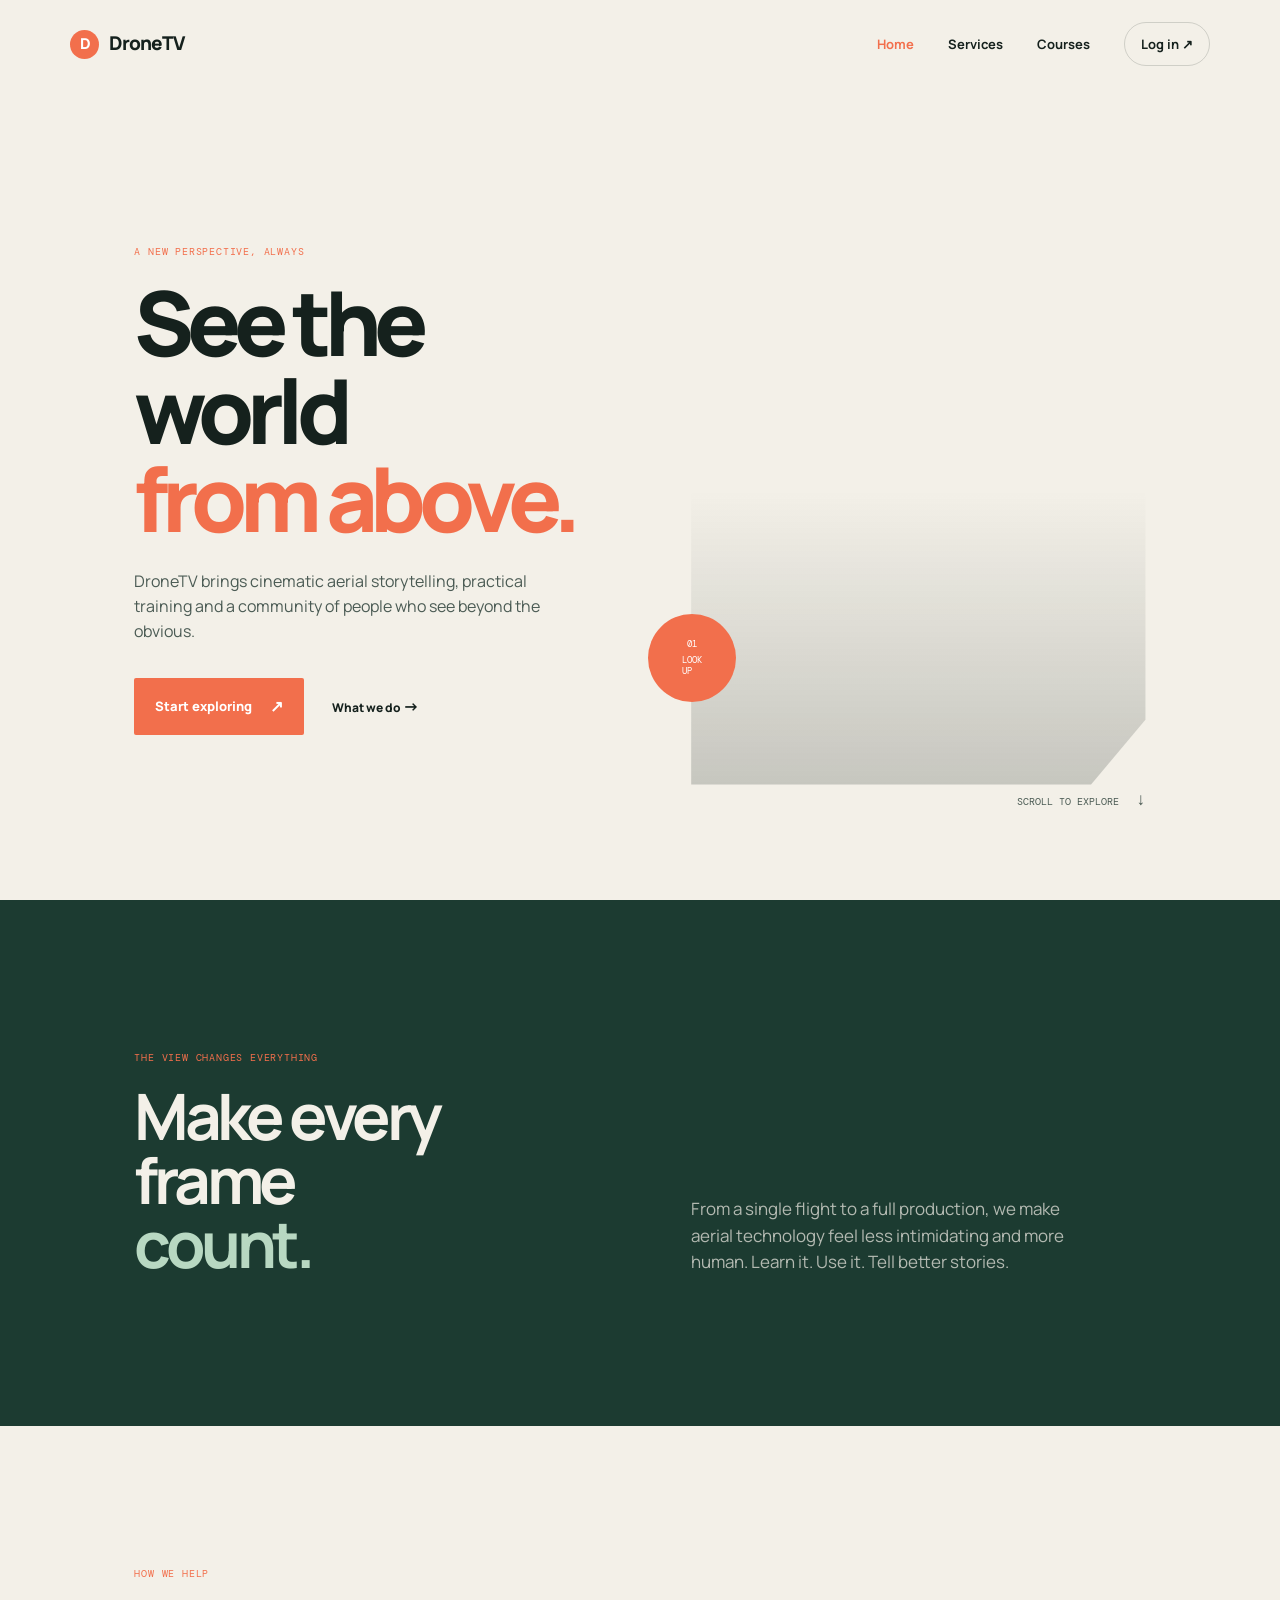
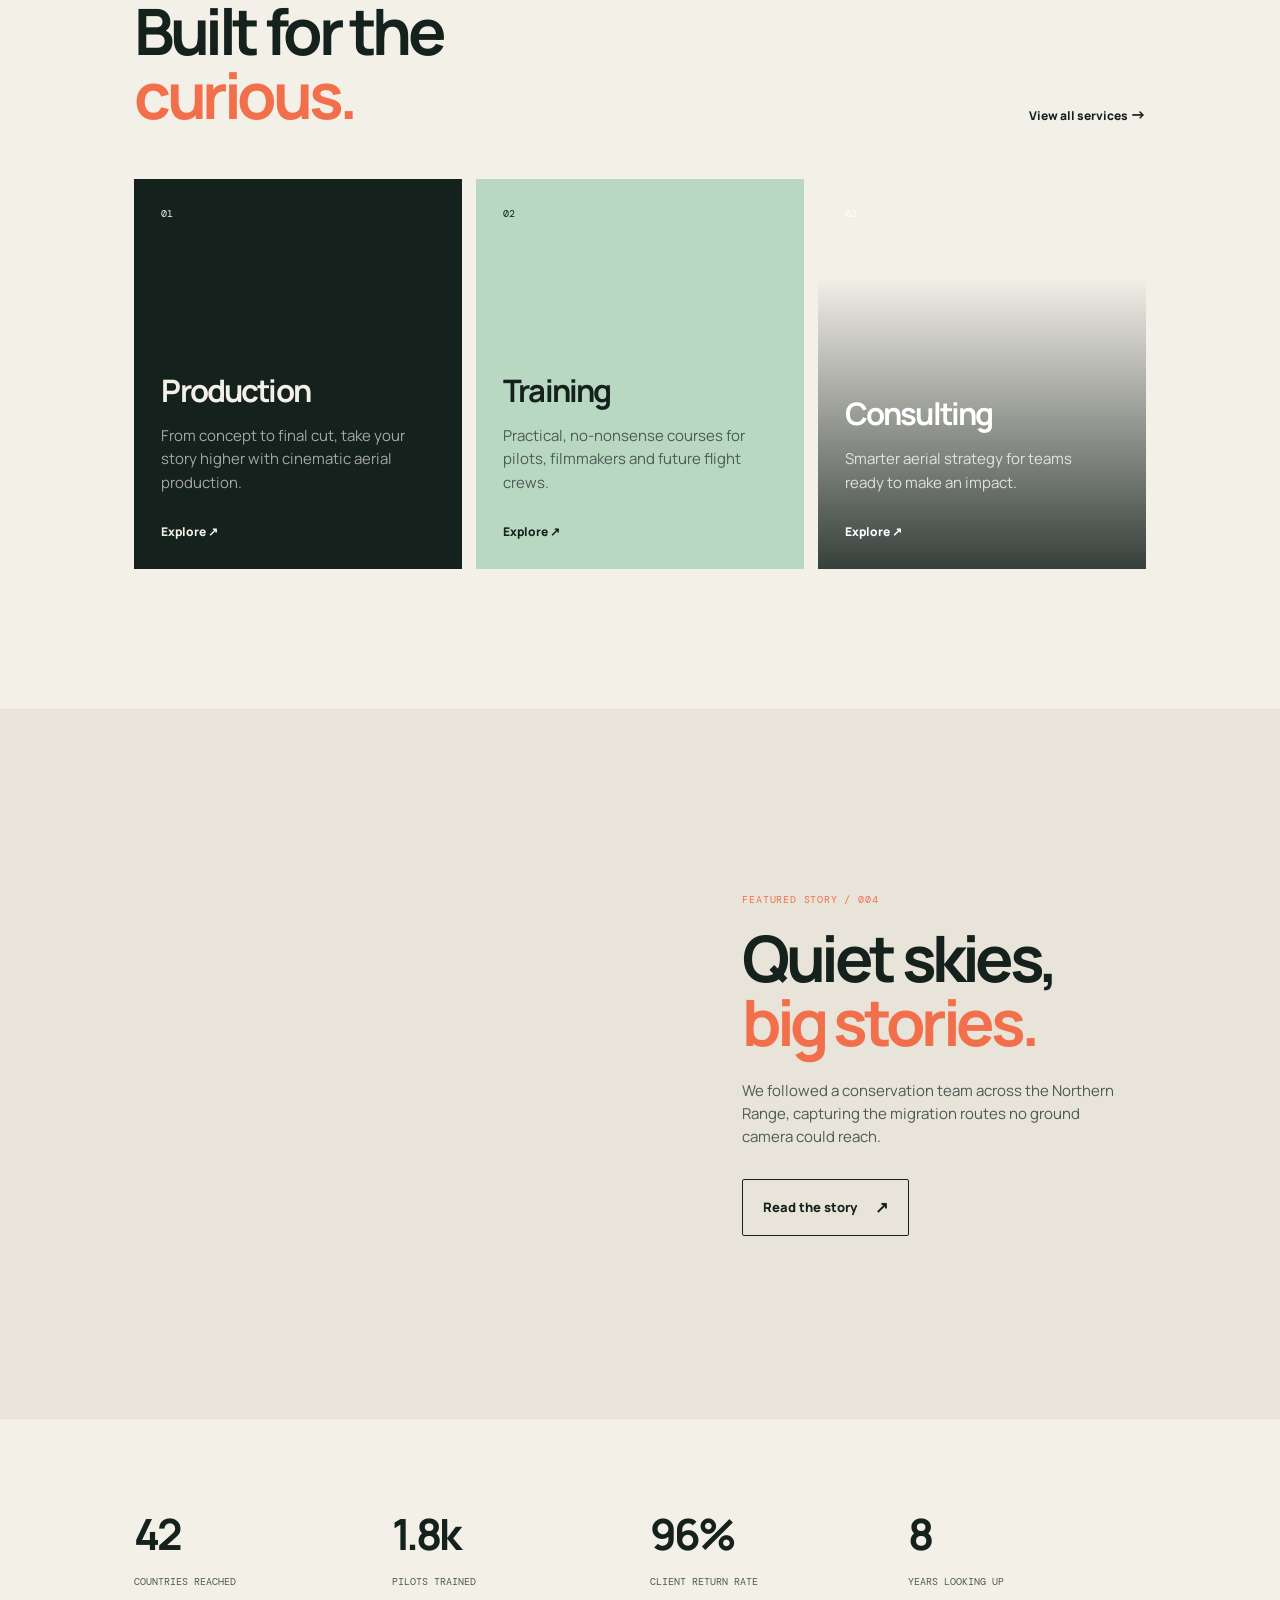
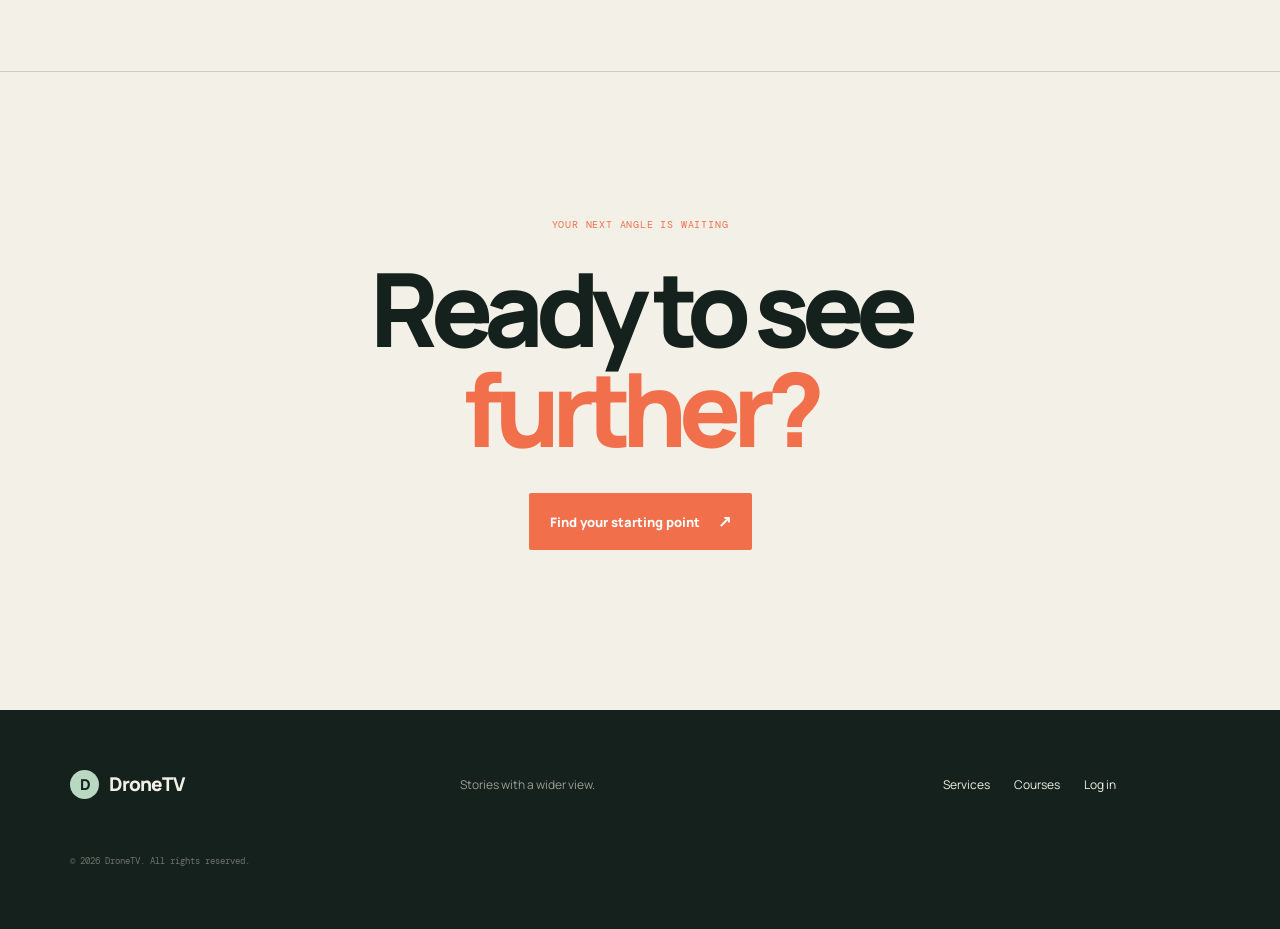
<file: UI,UX-Fontend_Developer/index.html>
<!DOCTYPE html>
<html lang="en">
<head>
  <meta charset="UTF-8">
  <meta name="viewport" content="width=device-width, initial-scale=1.0">
  <meta name="description" content="DroneTV connects curious minds with the world from above.">
  <title>DroneTV | See Further</title>
  <link rel="preconnect" href="https://fonts.googleapis.com">
  <link rel="preconnect" href="https://fonts.gstatic.com" crossorigin>
  <link href="https://fonts.googleapis.com/css2?family=DM+Mono:wght@400;500&family=Manrope:wght@400;500;600;700;800&display=swap" rel="stylesheet">
  <link rel="stylesheet" href="css/style.css">
  <script src="js/script.js" defer></script>
</head>
<body class="page-home">
  <header class="site-header" data-header>
    <a class="brand" href="index.html" aria-label="DroneTV home"><span class="brand-mark">D</span><span>DroneTV</span></a>
    <button class="menu-toggle" type="button" aria-expanded="false" aria-controls="site-navigation"><span></span><span></span><span></span><span class="sr-only">Toggle navigation</span></button>
    <nav class="site-nav" id="site-navigation" aria-label="Main navigation">
      <a class="is-active" href="index.html">Home</a><a href="services.html">Services</a><a href="courses.html">Courses</a><a class="nav-login" href="login.html">Log in <span aria-hidden="true">↗</span></a>
    </nav>
  </header>
  <main>
    <section class="hero section-pad">
      <div class="hero-copy reveal"><p class="eyebrow">A new perspective, always</p><h1>See the world<br><em>from above.</em></h1><p class="hero-lede">DroneTV brings cinematic aerial storytelling, practical training and a community of people who see beyond the obvious.</p><div class="button-row"><a class="button button-primary" href="courses.html">Start exploring <span>↗</span></a><a class="text-link" href="services.html">What we do <span>→</span></a></div></div>
      <div class="hero-visual reveal"><div class="hero-image image-frame"></div><div class="hero-stamp"><span>01</span><span>LOOK<br>UP</span></div><div class="scroll-note">Scroll to explore <span>↓</span></div></div>
    </section>
    <section class="intro section-pad reveal"><div><p class="eyebrow">The view changes everything</p><h2>Make every frame<br><em>count.</em></h2></div><p class="intro-text">From a single flight to a full production, we make aerial technology feel less intimidating and more human. Learn it. Use it. Tell better stories.</p></section>
    <section class="services-preview section-pad"><div class="section-heading reveal"><div><p class="eyebrow">How we help</p><h2>Built for the<br><em>curious.</em></h2></div><a class="text-link" href="services.html">View all services <span>→</span></a></div><div class="service-grid"><article class="service-card service-card-dark reveal"><span class="card-number">01</span><div><h3>Production</h3><p>From concept to final cut, take your story higher with cinematic aerial production.</p><a href="services.html" aria-label="Explore production services">Explore <span>↗</span></a></div></article><article class="service-card service-card-light reveal"><span class="card-number">02</span><div><h3>Training</h3><p>Practical, no-nonsense courses for pilots, filmmakers and future flight crews.</p><a href="courses.html" aria-label="Explore training courses">Explore <span>↗</span></a></div></article><article class="service-card service-card-image reveal"><span class="card-number">03</span><div><h3>Consulting</h3><p>Smarter aerial strategy for teams ready to make an impact.</p><a href="services.html" aria-label="Explore consulting services">Explore <span>↗</span></a></div></article></div></section>
    <section class="feature-band section-pad"><div class="feature-image image-frame reveal"></div><div class="feature-copy reveal"><p class="eyebrow">Featured story / 004</p><h2>Quiet skies,<br><em>big stories.</em></h2><p>We followed a conservation team across the Northern Range, capturing the migration routes no ground camera could reach.</p><a class="button button-outline" href="services.html">Read the story <span>↗</span></a></div></section>
    <section class="stats section-pad reveal"><div><strong>42</strong><span>countries reached</span></div><div><strong>1.8k</strong><span>pilots trained</span></div><div><strong>96%</strong><span>client return rate</span></div><div><strong>8</strong><span>years looking up</span></div></section>
    <section class="final-cta section-pad reveal"><p class="eyebrow">Your next angle is waiting</p><h2>Ready to see<br><em>further?</em></h2><a class="button button-primary" href="courses.html">Find your starting point <span>↗</span></a></section>
  </main>
  <footer class="site-footer"><a class="brand" href="index.html"><span class="brand-mark">D</span><span>DroneTV</span></a><p>Stories with a wider view.</p><div class="footer-links"><a href="services.html">Services</a><a href="courses.html">Courses</a><a href="login.html">Log in</a></div><small>© 2026 DroneTV. All rights reserved.</small></footer>
</body>
</html>
</file>
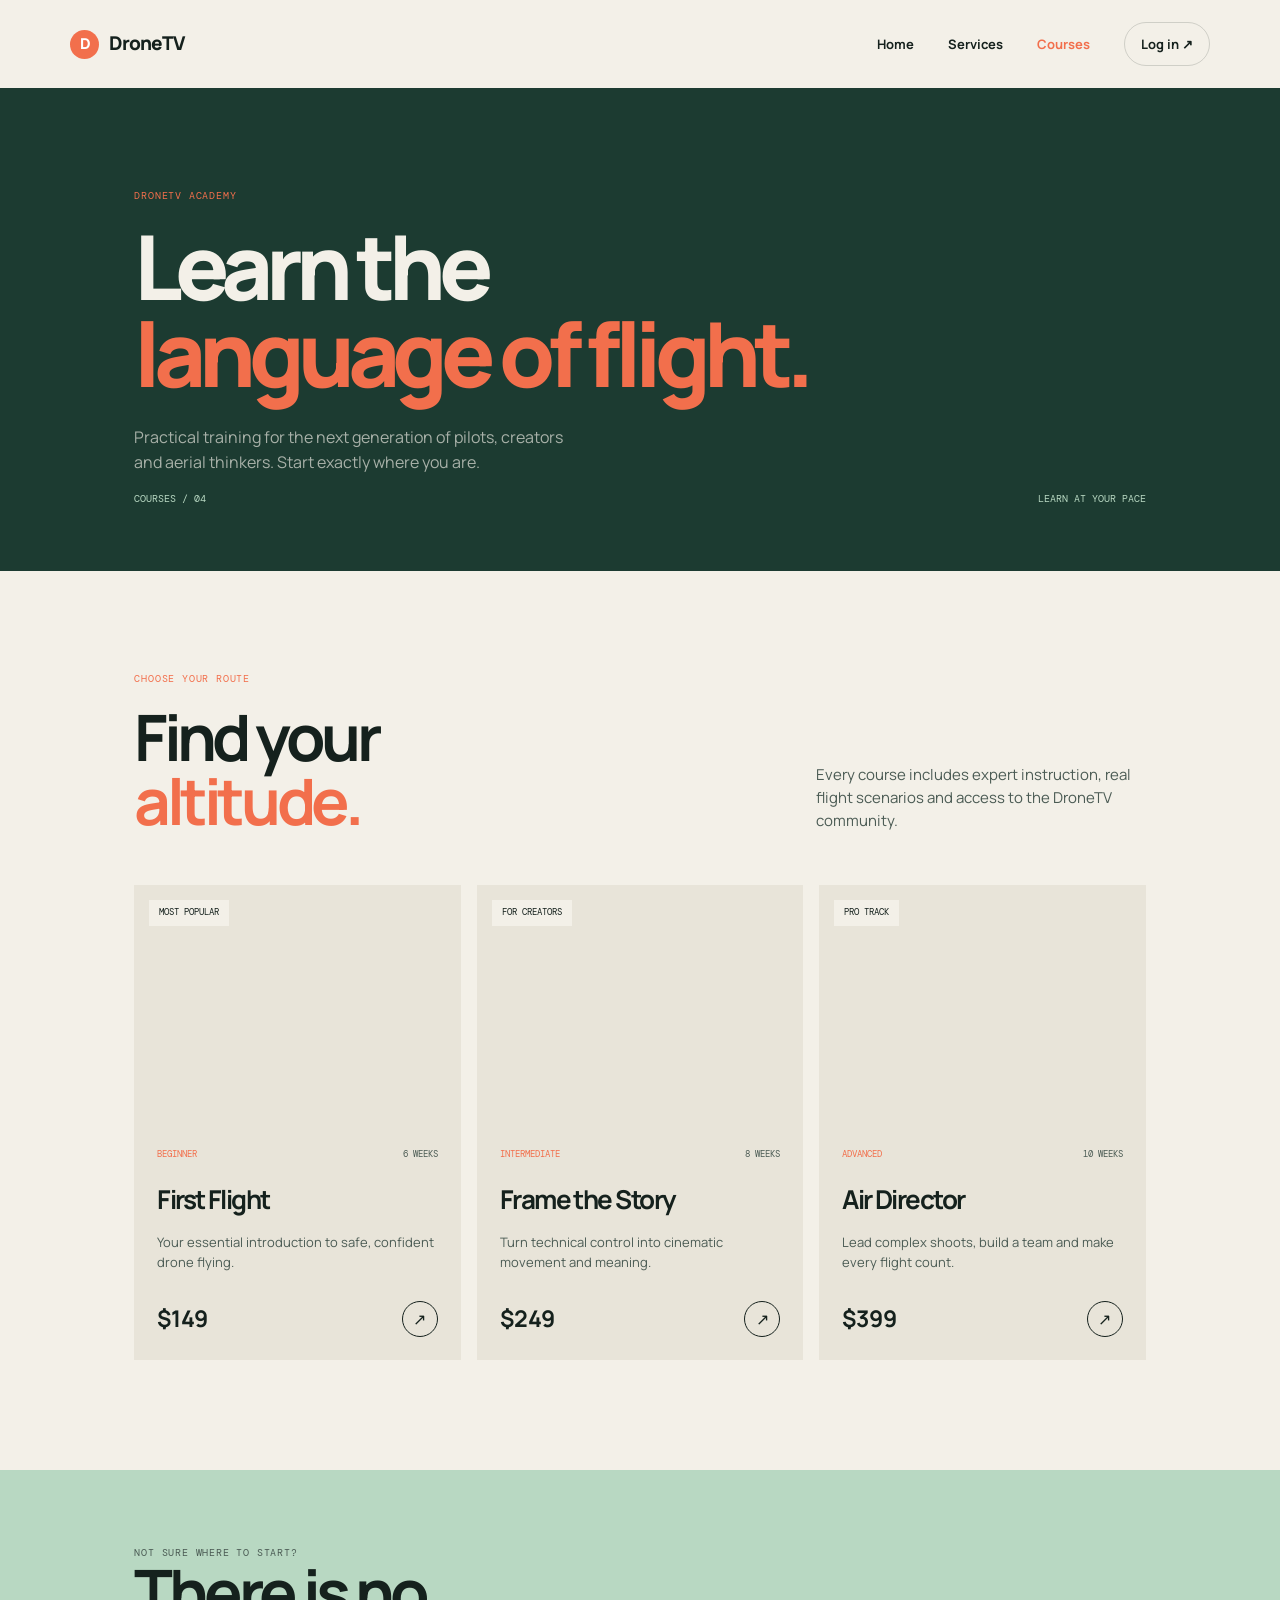
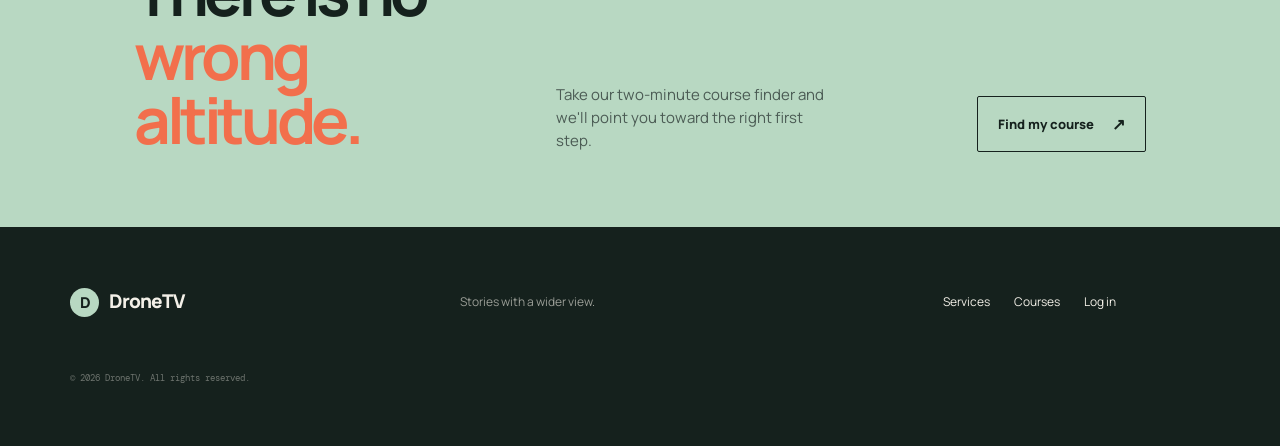
<file: UI,UX-Fontend_Developer/courses.html>
<!DOCTYPE html>
<html lang="en">
<head><meta charset="UTF-8"><meta name="viewport" content="width=device-width, initial-scale=1.0"><meta name="description" content="Learn drone flight and aerial storytelling with DroneTV courses."><title>Courses | DroneTV</title><link rel="preconnect" href="https://fonts.googleapis.com"><link rel="preconnect" href="https://fonts.gstatic.com" crossorigin><link href="https://fonts.googleapis.com/css2?family=DM+Mono:wght@400;500&family=Manrope:wght@400;500;600;700;800&display=swap" rel="stylesheet"><link rel="stylesheet" href="css/style.css"><script src="js/script.js" defer></script></head>
<body><header class="site-header" data-header><a class="brand" href="index.html" aria-label="DroneTV home"><span class="brand-mark">D</span><span>DroneTV</span></a><button class="menu-toggle" type="button" aria-expanded="false" aria-controls="site-navigation"><span></span><span></span><span></span><span class="sr-only">Toggle navigation</span></button><nav class="site-nav" id="site-navigation" aria-label="Main navigation"><a href="index.html">Home</a><a href="services.html">Services</a><a class="is-active" href="courses.html">Courses</a><a class="nav-login" href="login.html">Log in <span aria-hidden="true">↗</span></a></nav></header>
<main><section class="page-hero courses-hero section-pad"><div class="reveal"><p class="eyebrow">DroneTV academy</p><h1>Learn the<br><em>language of flight.</em></h1><p class="hero-lede">Practical training for the next generation of pilots, creators and aerial thinkers. Start exactly where you are.</p></div><div class="page-hero-meta reveal"><span>Courses / 04</span><span>Learn at your pace</span></div></section><section class="course-section section-pad"><div class="section-heading reveal"><div><p class="eyebrow">Choose your route</p><h2>Find your<br><em>altitude.</em></h2></div><p class="section-note">Every course includes expert instruction, real flight scenarios and access to the DroneTV community.</p></div><div class="course-grid"><article class="course-card reveal"><div class="course-image course-one image-frame"><span>Most popular</span></div><div class="course-content"><div class="course-top"><span class="course-level">Beginner</span><span>6 weeks</span></div><h3>First Flight</h3><p>Your essential introduction to safe, confident drone flying.</p><div class="course-bottom"><strong>$149</strong><a class="circle-arrow" href="login.html" aria-label="Enroll in First Flight">↗</a></div></div></article><article class="course-card reveal"><div class="course-image course-two image-frame"><span>For creators</span></div><div class="course-content"><div class="course-top"><span class="course-level">Intermediate</span><span>8 weeks</span></div><h3>Frame the Story</h3><p>Turn technical control into cinematic movement and meaning.</p><div class="course-bottom"><strong>$249</strong><a class="circle-arrow" href="login.html" aria-label="Enroll in Frame the Story">↗</a></div></div></article><article class="course-card reveal"><div class="course-image course-three image-frame"><span>Pro track</span></div><div class="course-content"><div class="course-top"><span class="course-level">Advanced</span><span>10 weeks</span></div><h3>Air Director</h3><p>Lead complex shoots, build a team and make every flight count.</p><div class="course-bottom"><strong>$399</strong><a class="circle-arrow" href="login.html" aria-label="Enroll in Air Director">↗</a></div></div></article></div></section><section class="learning-note section-pad reveal"><div><p class="eyebrow">Not sure where to start?</p><h2>There is no<br><em>wrong altitude.</em></h2></div><p>Take our two-minute course finder and we'll point you toward the right first step.</p><a class="button button-outline" href="login.html">Find my course <span>↗</span></a></section></main><footer class="site-footer"><a class="brand" href="index.html"><span class="brand-mark">D</span><span>DroneTV</span></a><p>Stories with a wider view.</p><div class="footer-links"><a href="services.html">Services</a><a href="courses.html">Courses</a><a href="login.html">Log in</a></div><small>© 2026 DroneTV. All rights reserved.</small></footer></body></html>
</file>
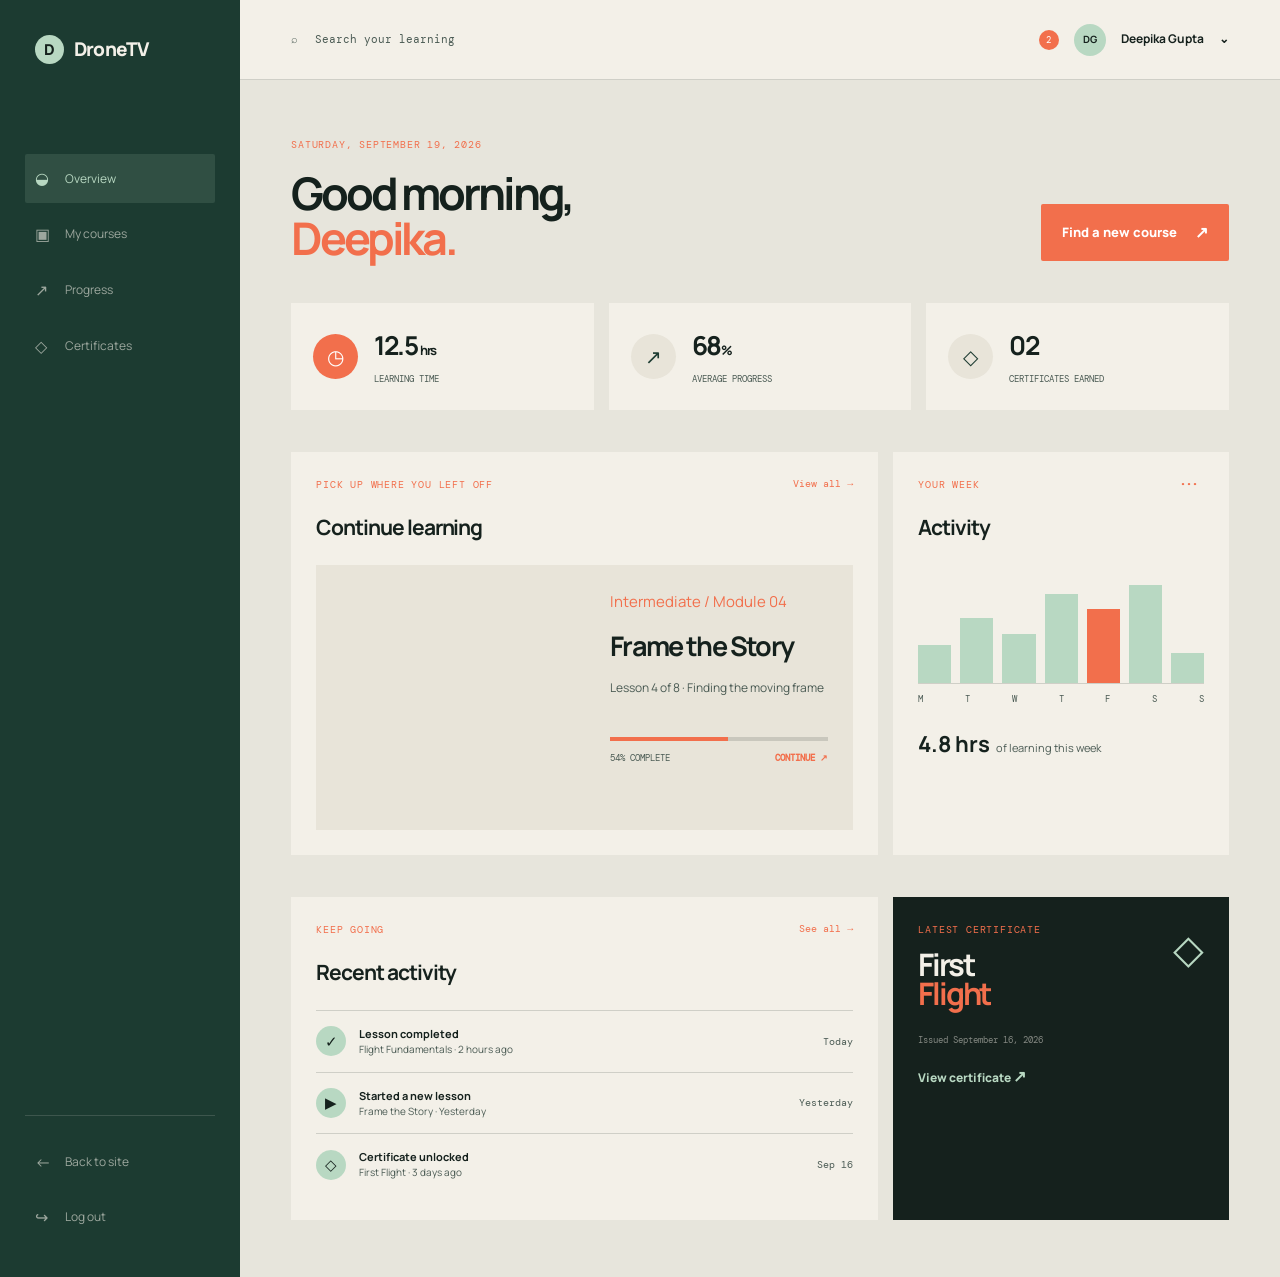
<file: UI,UX-Fontend_Developer/dashboard.html>
<!DOCTYPE html>
<html lang="en"><head><meta charset="UTF-8"><meta name="viewport" content="width=device-width, initial-scale=1.0"><meta name="description" content="Your DroneTV learning dashboard."><title>Dashboard | DroneTV</title><link rel="preconnect" href="https://fonts.googleapis.com"><link rel="preconnect" href="https://fonts.gstatic.com" crossorigin><link href="https://fonts.googleapis.com/css2?family=DM+Mono:wght@400;500&family=Manrope:wght@400;500;600;700;800&display=swap" rel="stylesheet"><link rel="stylesheet" href="css/style.css"><script src="js/script.js" defer></script></head>
<body class="dashboard-page"><div class="dashboard-shell"><aside class="dashboard-sidebar" data-dashboard-sidebar><a class="brand" href="index.html"><span class="brand-mark">D</span><span>DroneTV</span></a><nav class="dashboard-nav" aria-label="Dashboard navigation"><a class="is-active" href="dashboard.html"><span>◒</span>Overview</a><a href="courses.html"><span>▣</span>My courses</a><a href="dashboard.html#progress"><span>↗</span>Progress</a><a href="dashboard.html#certificates"><span>◇</span>Certificates</a></nav><div class="sidebar-bottom"><a href="index.html"><span>←</span>Back to site</a><a href="login.html"><span>↪</span>Log out</a></div></aside><main class="dashboard-main"><header class="dashboard-header"><button class="dashboard-menu" type="button" data-dashboard-menu aria-label="Open dashboard navigation">☰</button><div class="dashboard-search">⌕ <span>Search your learning</span></div><div class="dashboard-user"><span class="notification-dot">2</span><span class="avatar">DG</span><span class="user-name">Deepika Gupta</span><span>⌄</span></div></header><div class="dashboard-content"><div class="dashboard-welcome reveal"><div><p class="eyebrow">Saturday, September 19, 2026</p><h1>Good morning,<br><em>Deepika.</em></h1></div><a class="button button-primary" href="courses.html">Find a new course <span>↗</span></a></div><section class="dashboard-stats" aria-label="Learning statistics"><div class="dash-stat reveal"><span class="stat-icon accent">◷</span><div><strong>12.5 <small>hrs</small></strong><span>Learning time</span></div></div><div class="dash-stat reveal"><span class="stat-icon">↗</span><div><strong>68<small>%</small></strong><span>Average progress</span></div></div><div class="dash-stat reveal"><span class="stat-icon">◇</span><div><strong>02</strong><span>Certificates earned</span></div></div></section><section class="dashboard-grid"><div class="continue-panel reveal"><div class="panel-heading"><div><p class="eyebrow">Pick up where you left off</p><h2>Continue learning</h2></div><a href="courses.html">View all <span>→</span></a></div><article class="continue-card"><div class="continue-image image-frame"></div><div class="continue-copy"><span class="course-level">Intermediate / Module 04</span><h3>Frame the Story</h3><p>Lesson 4 of 8 · Finding the moving frame</p><div class="progress-line"><span style="width: 54%"></span></div><div class="progress-meta"><span>54% complete</span><a href="courses.html">Continue <span>↗</span></a></div></div></article></div><div class="activity-panel reveal"><div class="panel-heading"><div><p class="eyebrow">Your week</p><h2>Activity</h2></div><button class="icon-button" aria-label="More activity options">•••</button></div><div class="activity-chart"><div class="chart-bars"><i style="height:35%"></i><i style="height:60%"></i><i style="height:45%"></i><i style="height:82%"></i><i class="current" style="height:68%"></i><i style="height:90%"></i><i style="height:28%"></i></div><div class="chart-days"><span>M</span><span>T</span><span>W</span><span>T</span><span>F</span><span>S</span><span>S</span></div></div><p class="activity-total"><strong>4.8 hrs</strong> <span>of learning this week</span></p></div></section><section class="dashboard-bottom" id="certificates"><div class="recent-panel reveal"><div class="panel-heading"><div><p class="eyebrow">Keep going</p><h2>Recent activity</h2></div><a href="dashboard.html#progress">See all <span>→</span></a></div><ul class="activity-list"><li><span class="activity-symbol">✓</span><div><strong>Lesson completed</strong><span>Flight Fundamentals · 2 hours ago</span></div><time>Today</time></li><li><span class="activity-symbol">▶</span><div><strong>Started a new lesson</strong><span>Frame the Story · Yesterday</span></div><time>Yesterday</time></li><li><span class="activity-symbol">◇</span><div><strong>Certificate unlocked</strong><span>First Flight · 3 days ago</span></div><time>Sep 16</time></li></ul></div><div class="certificate-card reveal"><span class="certificate-mark">◇</span><p class="eyebrow">Latest certificate</p><h2>First<br><em>Flight</em></h2><span class="certificate-date">Issued September 16, 2026</span><a class="text-link" href="dashboard.html#certificates">View certificate <span>↗</span></a></div></section></div></main></div></body></html>
</file>
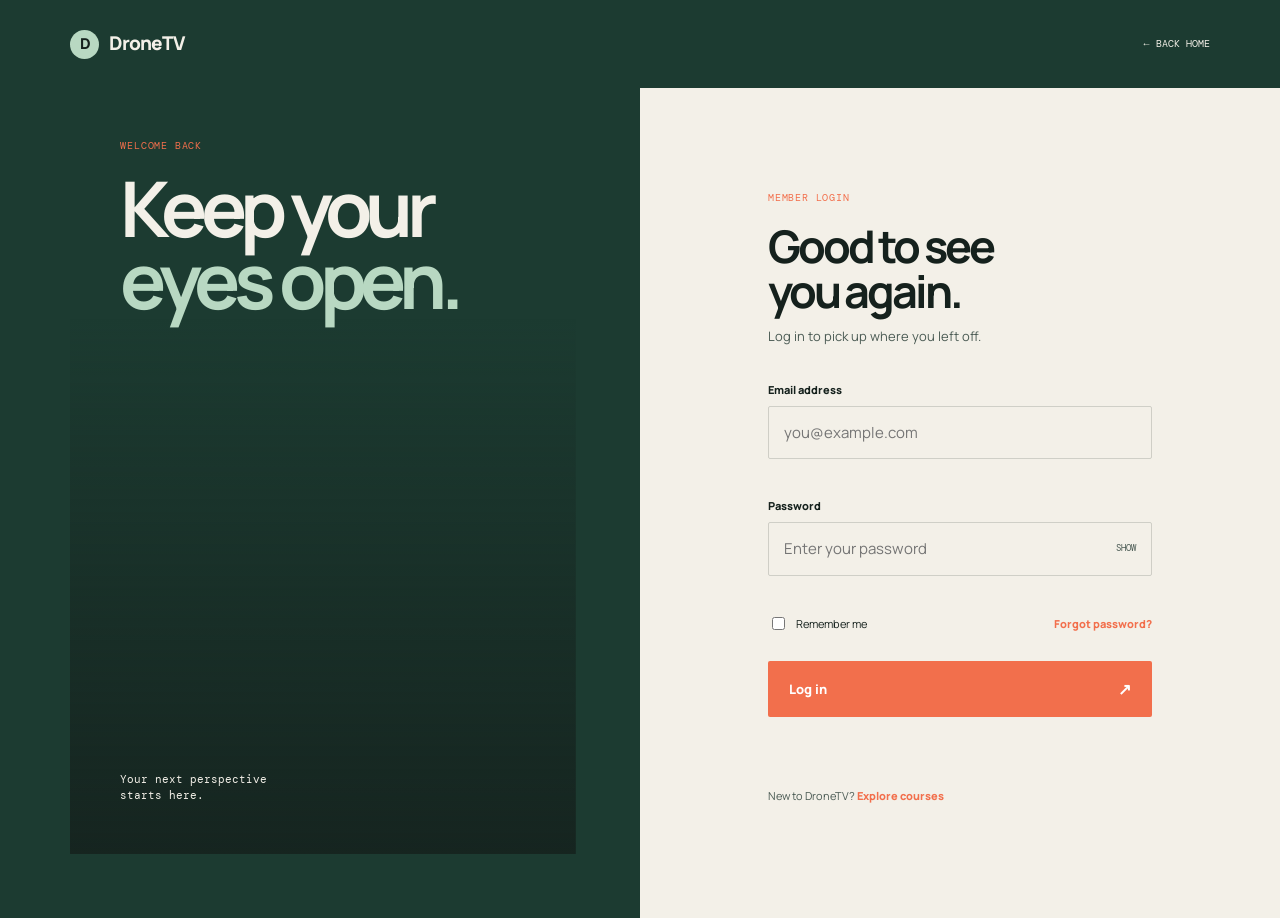
<file: UI,UX-Fontend_Developer/login.html>
<!DOCTYPE html>
<html lang="en"><head><meta charset="UTF-8"><meta name="viewport" content="width=device-width, initial-scale=1.0"><meta name="description" content="Log in to your DroneTV learning dashboard."><title>Log in | DroneTV</title><link rel="preconnect" href="https://fonts.googleapis.com"><link rel="preconnect" href="https://fonts.gstatic.com" crossorigin><link href="https://fonts.googleapis.com/css2?family=DM+Mono:wght@400;500&family=Manrope:wght@400;500;600;700;800&display=swap" rel="stylesheet"><link rel="stylesheet" href="css/style.css"><script src="js/script.js" defer></script></head>
<body class="auth-page"><header class="site-header"><a class="brand" href="index.html" aria-label="DroneTV home"><span class="brand-mark">D</span><span>DroneTV</span></a><a class="back-link" href="index.html">← Back home</a></header><main class="auth-layout"><div class="auth-art image-frame reveal"><div><p class="eyebrow">Welcome back</p><h1>Keep your<br><em>eyes open.</em></h1></div><span class="auth-art-caption">Your next perspective<br>starts here.</span></div><section class="auth-panel reveal"><p class="eyebrow">Member login</p><h2>Good to see<br>you again.</h2><p class="auth-intro">Log in to pick up where you left off.</p><form class="login-form" data-login-form novalidate><div class="field"><label for="email">Email address</label><input id="email" name="email" type="email" autocomplete="email" placeholder="you@example.com" required><span class="field-error" data-error="email"></span></div><div class="field"><label for="password">Password</label><div class="password-field"><input id="password" name="password" type="password" autocomplete="current-password" placeholder="Enter your password" minlength="6" required><button type="button" class="password-toggle" data-password-toggle aria-label="Show password">Show</button></div><span class="field-error" data-error="password"></span></div><div class="form-options"><label class="checkbox-label"><input type="checkbox" name="remember"><span>Remember me</span></label><a href="login.html">Forgot password?</a></div><button class="button button-primary form-submit" type="submit">Log in <span>↗</span></button><p class="form-status" data-form-status role="status"></p></form><p class="auth-switch">New to DroneTV? <a href="courses.html">Explore courses</a></p></section></main></body></html>
</file>
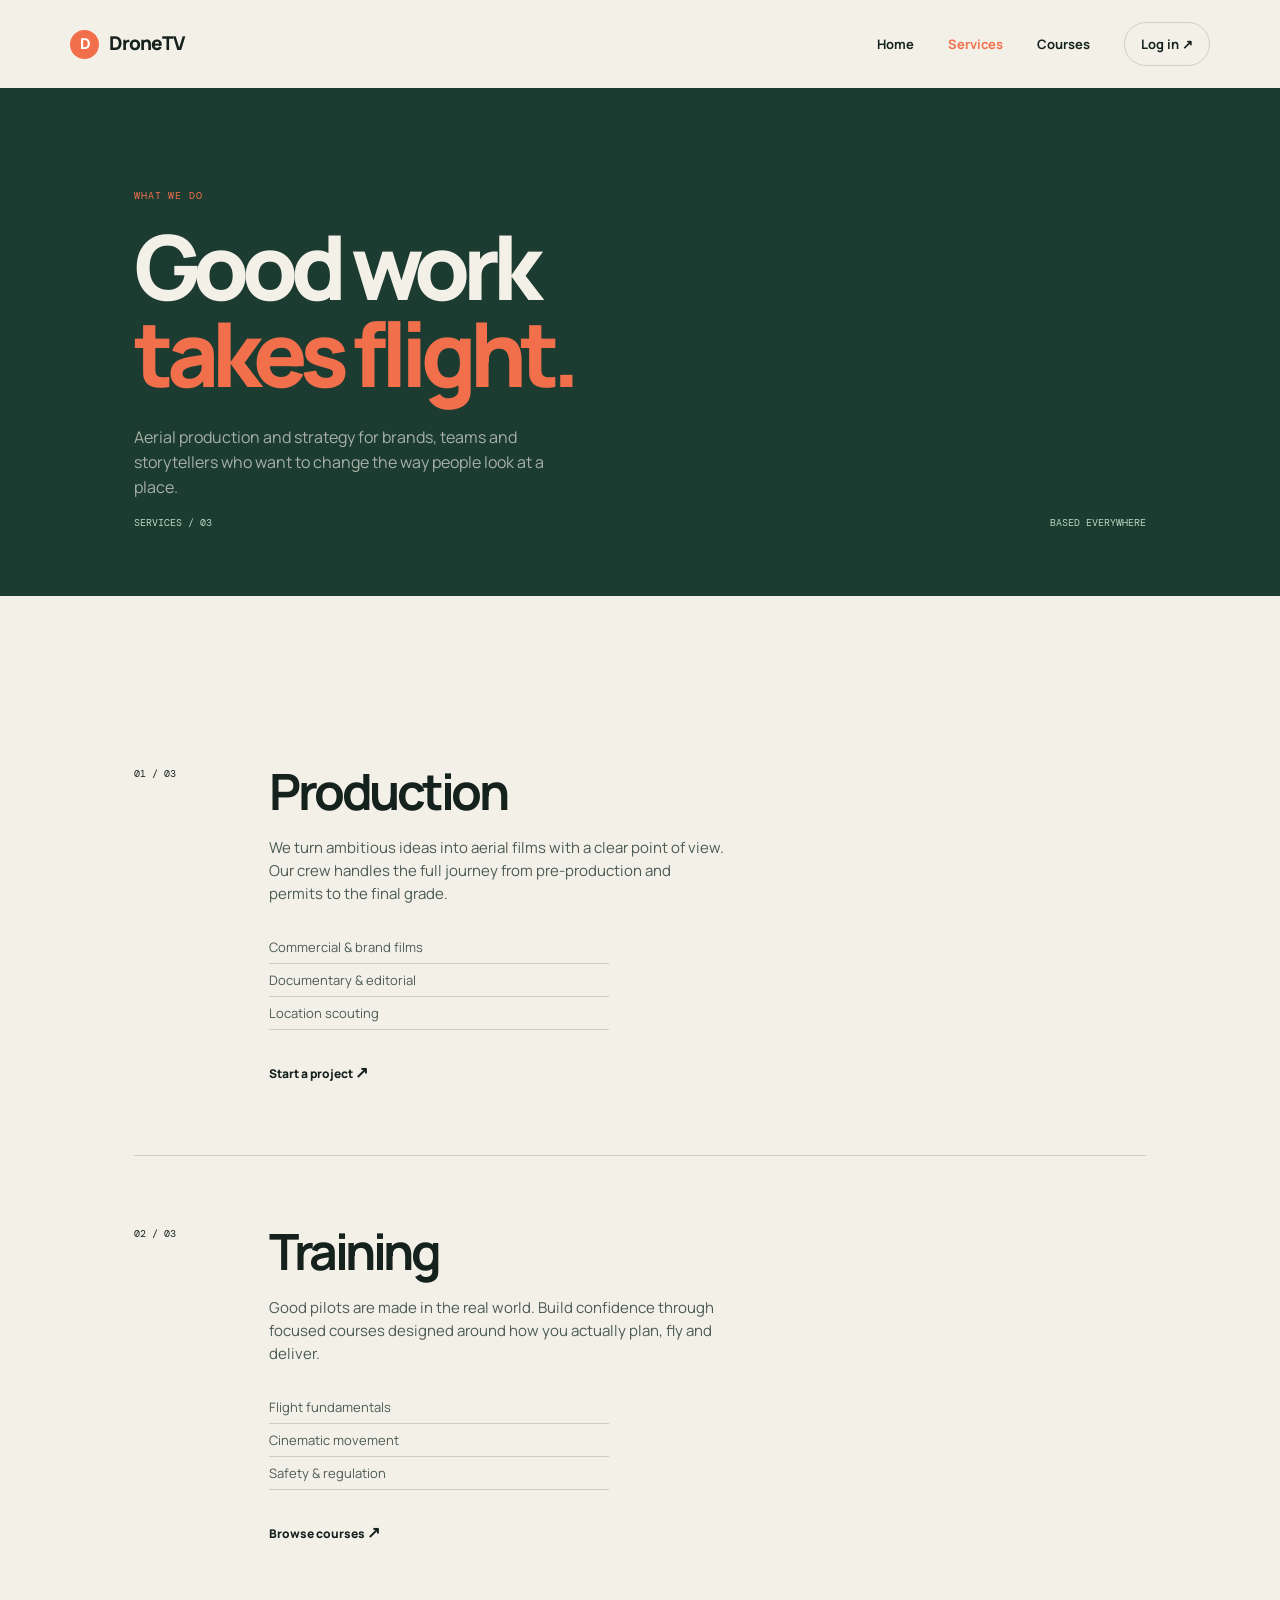
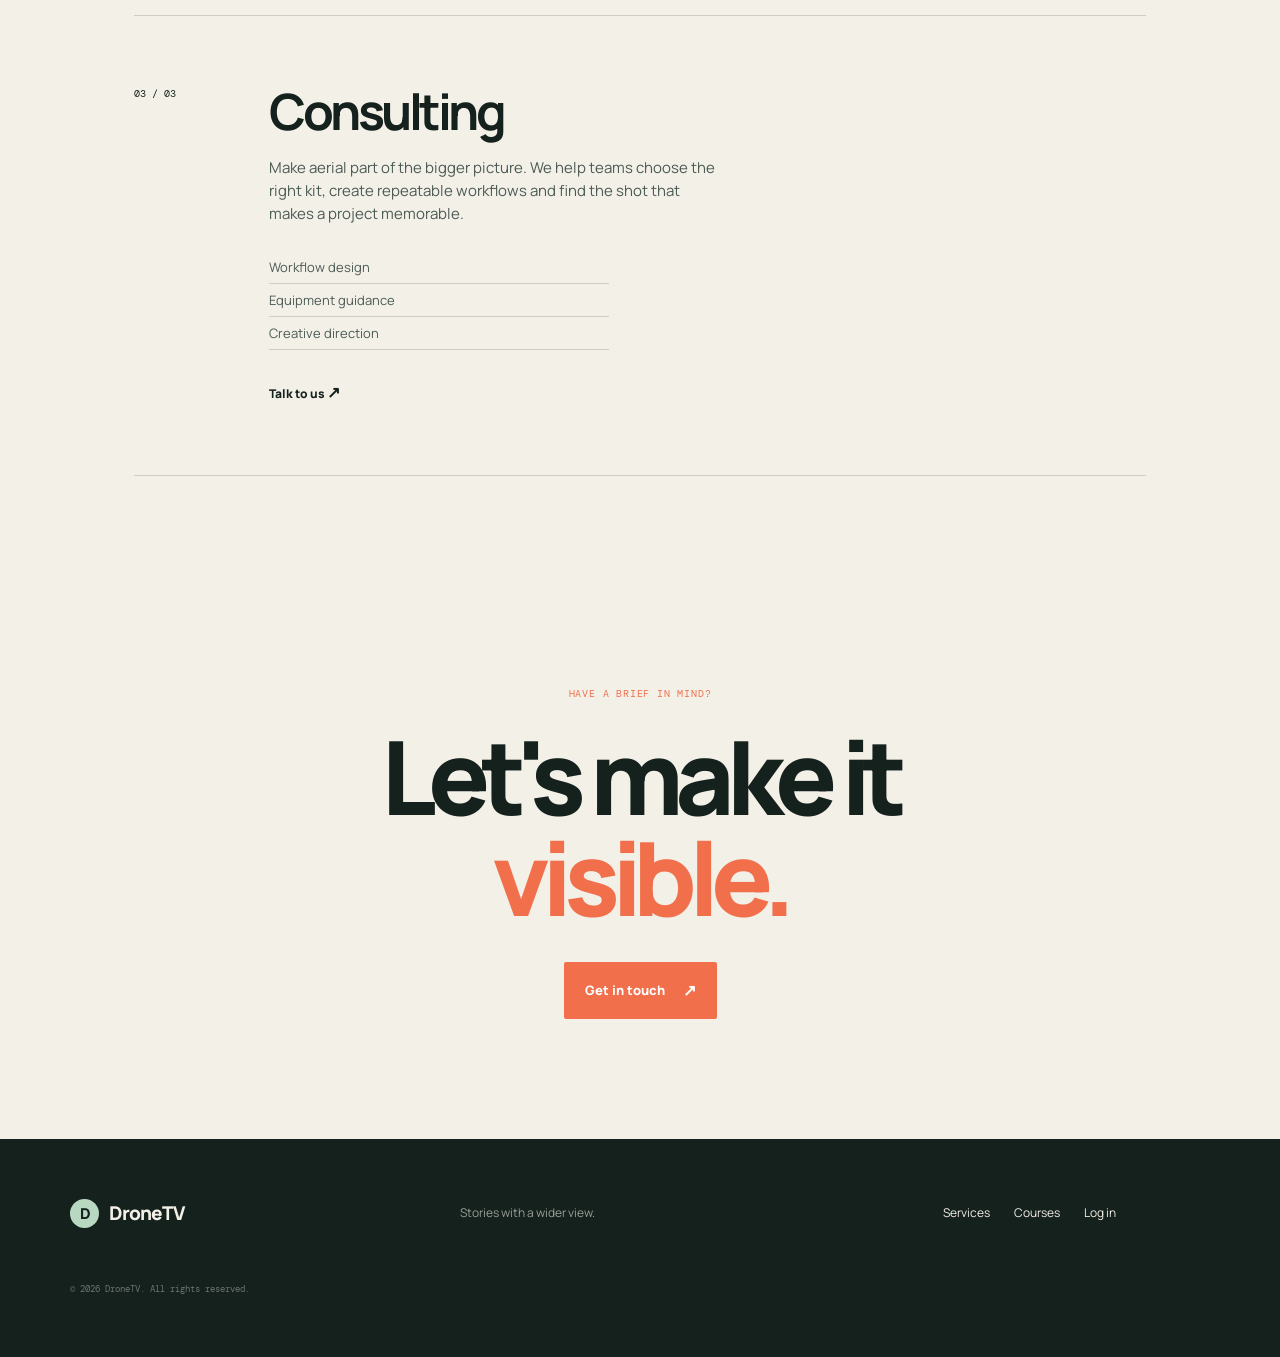
<file: UI,UX-Fontend_Developer/services.html>
<!DOCTYPE html>
<html lang="en">
<head><meta charset="UTF-8"><meta name="viewport" content="width=device-width, initial-scale=1.0"><meta name="description" content="DroneTV aerial production and consulting services."><title>Services | DroneTV</title><link rel="preconnect" href="https://fonts.googleapis.com"><link rel="preconnect" href="https://fonts.gstatic.com" crossorigin><link href="https://fonts.googleapis.com/css2?family=DM+Mono:wght@400;500&family=Manrope:wght@400;500;600;700;800&display=swap" rel="stylesheet"><link rel="stylesheet" href="css/style.css"><script src="js/script.js" defer></script></head>
<body>
<header class="site-header" data-header><a class="brand" href="index.html" aria-label="DroneTV home"><span class="brand-mark">D</span><span>DroneTV</span></a><button class="menu-toggle" type="button" aria-expanded="false" aria-controls="site-navigation"><span></span><span></span><span></span><span class="sr-only">Toggle navigation</span></button><nav class="site-nav" id="site-navigation" aria-label="Main navigation"><a href="index.html">Home</a><a class="is-active" href="services.html">Services</a><a href="courses.html">Courses</a><a class="nav-login" href="login.html">Log in <span aria-hidden="true">↗</span></a></nav></header>
<main><section class="page-hero section-pad"><div class="reveal"><p class="eyebrow">What we do</p><h1>Good work<br><em>takes flight.</em></h1><p class="hero-lede">Aerial production and strategy for brands, teams and storytellers who want to change the way people look at a place.</p></div><div class="page-hero-meta reveal"><span>Services / 03</span><span>Based everywhere</span></div></section>
<section class="service-list section-pad"><article class="service-detail reveal"><div class="detail-index">01 / 03</div><div><h2>Production</h2><p>We turn ambitious ideas into aerial films with a clear point of view. Our crew handles the full journey from pre-production and permits to the final grade.</p><ul><li>Commercial & brand films</li><li>Documentary & editorial</li><li>Location scouting</li></ul><a class="text-link" href="login.html">Start a project <span>↗</span></a></div><div class="detail-image production-image image-frame"></div></article><article class="service-detail reveal"><div class="detail-index">02 / 03</div><div><h2>Training</h2><p>Good pilots are made in the real world. Build confidence through focused courses designed around how you actually plan, fly and deliver.</p><ul><li>Flight fundamentals</li><li>Cinematic movement</li><li>Safety & regulation</li></ul><a class="text-link" href="courses.html">Browse courses <span>↗</span></a></div><div class="detail-image training-image image-frame"></div></article><article class="service-detail reveal"><div class="detail-index">03 / 03</div><div><h2>Consulting</h2><p>Make aerial part of the bigger picture. We help teams choose the right kit, create repeatable workflows and find the shot that makes a project memorable.</p><ul><li>Workflow design</li><li>Equipment guidance</li><li>Creative direction</li></ul><a class="text-link" href="login.html">Talk to us <span>↗</span></a></div><div class="detail-image consulting-image image-frame"></div></article></section>
<section class="final-cta section-pad compact-cta"><p class="eyebrow">Have a brief in mind?</p><h2>Let's make it<br><em>visible.</em></h2><a class="button button-primary" href="login.html">Get in touch <span>↗</span></a></section></main>
<footer class="site-footer"><a class="brand" href="index.html"><span class="brand-mark">D</span><span>DroneTV</span></a><p>Stories with a wider view.</p><div class="footer-links"><a href="services.html">Services</a><a href="courses.html">Courses</a><a href="login.html">Log in</a></div><small>© 2026 DroneTV. All rights reserved.</small></footer></body></html>
</file>
<file: UI,UX-Fontend_Developer/css/style.css>
:root{--ink:#15211d;--ink-soft:#4b5b54;--forest:#1c3b31;--mint:#b8d8c2;--paper:#f3f0e8;--cream:#e8e4d9;--orange:#f26f4c;--line:rgba(21,33,29,.16);--mono:'DM Mono',monospace;--sans:'Manrope',sans-serif}*{box-sizing:border-box}html{scroll-behavior:smooth}body{margin:0;background:var(--paper);color:var(--ink);font-family:var(--sans);font-size:15px;line-height:1.55}a{color:inherit;text-decoration:none}button,input{font:inherit}.sr-only{position:absolute;width:1px;height:1px;padding:0;margin:-1px;overflow:hidden;clip:rect(0,0,0,0);white-space:nowrap;border:0}.site-header{height:88px;padding:0 5.5vw;display:flex;align-items:center;justify-content:space-between;background:var(--paper);position:relative;z-index:5}.brand{display:inline-flex;align-items:center;gap:10px;font-weight:800;font-size:19px;letter-spacing:-.04em}.brand-mark{display:grid;place-items:center;width:29px;height:29px;background:var(--orange);color:#fff;border-radius:50%;font-size:15px;font-weight:800}.site-nav{display:flex;align-items:center;gap:34px;font-size:13px;font-weight:700}.site-nav a,.footer-links a{transition:color .2s ease}.site-nav a:hover,.footer-links a:hover,.text-link:hover{color:var(--orange)}.site-nav a.is-active{color:var(--orange)}.nav-login{border:1px solid var(--line);padding:11px 16px;border-radius:30px}.menu-toggle{display:none;border:0;background:none;padding:8px}.section-pad{padding-left:10.5vw;padding-right:10.5vw}.eyebrow{font-family:var(--mono);font-size:10px;letter-spacing:.08em;text-transform:uppercase;color:var(--orange);margin:0 0 18px}.hero{min-height:calc(100vh - 88px);display:grid;grid-template-columns:1fr 1fr;gap:8vw;align-items:center;padding-top:7vh;padding-bottom:8vh}.hero h1,.page-hero h1,.final-cta h2{font-size:clamp(48px,7vw,104px);line-height:.98;letter-spacing:-.08em;margin:0 0 28px;font-weight:800}.hero h1 em,.page-hero h1 em,h2 em,.final-cta h2 em,.auth-panel h2 em,.certificate-card h2 em{font-style:normal;color:var(--orange)}.hero-lede{max-width:410px;color:var(--ink-soft);font-size:16px}.button{display:inline-flex;align-items:center;gap:18px;border:1px solid transparent;border-radius:2px;padding:15px 20px;font-weight:800;font-size:13px;transition:transform .2s ease,background .2s ease}.button:hover{transform:translateY(-2px)}.button-primary{background:var(--orange);color:#fff}.button-primary:hover{background:#d85b3d}.button-outline{border-color:var(--ink);background:transparent}.button-outline:hover{background:var(--ink);color:var(--paper)}.button-row{display:flex;align-items:center;gap:28px;margin-top:34px}.text-link{font-size:12px;font-weight:800;transition:color .2s ease}.text-link span,.button span{font-size:16px}.image-frame{background-position:center;background-size:cover}.hero-visual{position:relative}.hero-image{height:590px;background-image:linear-gradient(0deg,rgba(21,33,29,.2),transparent 50%),url('https://images.unsplash.com/photo-1500530855697-b586d89ba3ee?auto=format&fit=crop&w=1000&q=85');clip-path:polygon(11% 0,100% 0,100% 89%,88% 100%,0 100%,0 11%)}.hero-stamp{position:absolute;left:-43px;bottom:14%;width:88px;height:88px;border-radius:50%;background:var(--orange);color:#fff;display:flex;flex-direction:column;align-items:center;justify-content:center;font-family:var(--mono);font-size:9px;line-height:1.2}.hero-stamp span:first-child{margin-bottom:5px}.scroll-note{position:absolute;right:0;bottom:-28px;font-family:var(--mono);font-size:10px;text-transform:uppercase;color:var(--ink-soft)}.scroll-note span{font-size:17px;margin-left:10px}.intro{display:grid;grid-template-columns:1fr 1fr;gap:8vw;padding-top:150px;padding-bottom:150px;background:var(--forest);color:var(--paper)}.intro h2,.section-heading h2,.learning-note h2{font-size:clamp(38px,5vw,70px);line-height:1;letter-spacing:-.07em;margin:0}.intro h2 em{color:var(--mint);font-style:normal}.intro-text{max-width:390px;align-self:end;color:rgba(243,240,232,.7);font-size:17px;margin:0}.services-preview{padding-top:140px;padding-bottom:140px}.section-heading{display:flex;justify-content:space-between;align-items:end;margin-bottom:52px}.service-grid{display:grid;grid-template-columns:repeat(3,1fr);gap:14px}.service-card{min-height:390px;padding:27px;display:flex;flex-direction:column;justify-content:space-between;transition:transform .3s ease}.service-card:hover{transform:translateY(-7px)}.service-card h3{font-size:31px;letter-spacing:-.06em;margin:0 0 10px}.service-card p{max-width:260px;margin:0 0 25px;color:var(--ink-soft)}.service-card a{font-weight:800;font-size:12px}.service-card-dark{background:var(--ink);color:var(--paper)}.service-card-dark p{color:rgba(243,240,232,.65)}.service-card-light{background:var(--mint)}.service-card-image{color:#fff;background:linear-gradient(0deg,rgba(21,33,29,.85),transparent 75%),url('https://images.unsplash.com/photo-1527977966376-1c8408f9f108?auto=format&fit=crop&w=800&q=85') center/cover}.service-card-image p{color:rgba(255,255,255,.78)}.card-number,.detail-index{font-family:var(--mono);font-size:10px}.feature-band{display:grid;grid-template-columns:1.1fr .9fr;align-items:center;gap:9vw;padding-top:120px;padding-bottom:120px;background:var(--cream)}.feature-image{height:470px;background-image:url('https://images.unsplash.com/photo-1473448912268-2022ce9509d8?auto=format&fit=crop&w=1000&q=85')}.feature-copy h2{font-size:clamp(40px,5vw,70px);letter-spacing:-.07em;line-height:1;margin:0 0 25px}.feature-copy p:not(.eyebrow){color:var(--ink-soft);max-width:390px;margin-bottom:30px}.stats{display:grid;grid-template-columns:repeat(4,1fr);gap:20px;padding-top:82px;padding-bottom:82px;border-bottom:1px solid var(--line)}.stats div{display:flex;flex-direction:column;gap:6px}.stats strong{font-size:43px;letter-spacing:-.07em}.stats span{font-family:var(--mono);font-size:10px;color:var(--ink-soft);text-transform:uppercase}.final-cta{text-align:center;padding-top:145px;padding-bottom:160px}.final-cta .eyebrow{margin-bottom:25px}.final-cta h2{font-size:clamp(55px,8vw,110px);margin-bottom:35px}.site-footer{background:var(--ink);color:var(--paper);padding:60px 5.5vw;display:grid;grid-template-columns:1fr 1fr 1fr;align-items:center;gap:30px}.site-footer p{color:rgba(243,240,232,.6);font-size:12px;margin:0}.site-footer .brand-mark{background:var(--mint);color:var(--ink)}.footer-links{display:flex;gap:24px;justify-content:center;font-size:12px}.site-footer small{grid-column:1/-1;color:rgba(243,240,232,.4);font-family:var(--mono);font-size:9px;margin-top:25px}.page-hero{background:var(--forest);color:var(--paper);min-height:470px;padding-top:100px;padding-bottom:65px;display:flex;flex-direction:column;justify-content:space-between}.page-hero .hero-lede{color:rgba(243,240,232,.65);max-width:440px}.page-hero-meta{display:flex;justify-content:space-between;color:var(--mint);font-family:var(--mono);font-size:10px;text-transform:uppercase}.service-list{padding-top:100px;padding-bottom:100px}.service-detail{display:grid;grid-template-columns:100px 1fr 38%;gap:35px;padding:70px 0;border-bottom:1px solid var(--line);align-items:start}.service-detail h2{font-size:50px;letter-spacing:-.07em;line-height:1;margin:0 0 20px}.service-detail p{color:var(--ink-soft);max-width:470px}.service-detail ul{padding:10px 0 15px;margin:0 0 15px;list-style:none;color:var(--ink-soft);font-size:13px}.service-detail li{padding:6px 0;border-bottom:1px solid var(--line);max-width:340px}.detail-image{height:300px}.production-image{background-image:url('https://images.unsplash.com/photo-1533929736458-ca588d08c8be?auto=format&fit=crop&w=900&q=85')}.training-image{background-image:url('https://images.unsplash.com/photo-1551739440-5dd934d3a94a?auto=format&fit=crop&w=900&q=85')}.consulting-image{background-image:url('https://images.unsplash.com/photo-1473968512647-3e447244af8f?auto=format&fit=crop&w=900&q=85')}.compact-cta{padding-top:110px;padding-bottom:120px}.course-section{padding-top:100px;padding-bottom:110px}.section-note{max-width:330px;color:var(--ink-soft);margin:0}.course-grid{display:grid;grid-template-columns:repeat(3,1fr);gap:16px}.course-card{background:var(--cream);transition:transform .3s ease}.course-card:hover{transform:translateY(-7px)}.course-image{height:240px;position:relative}.course-image span{position:absolute;left:15px;top:15px;background:var(--paper);padding:6px 10px;font-family:var(--mono);font-size:9px;text-transform:uppercase}.course-one{background-image:url('https://images.unsplash.com/photo-1524143986875-3b098d9d1e11?auto=format&fit=crop&w=900&q=85')}.course-two{background-image:url('https://images.unsplash.com/photo-1519501025264-65ba15a82390?auto=format&fit=crop&w=900&q=85')}.course-three{background-image:url('https://images.unsplash.com/photo-1500534314209-a25ddb2bd429?auto=format&fit=crop&w=900&q=85')}.course-content{padding:23px}.course-top,.progress-meta{display:flex;justify-content:space-between;font-family:var(--mono);font-size:9px;text-transform:uppercase;color:var(--ink-soft)}.course-level{color:var(--orange)}.course-content h3{font-size:26px;letter-spacing:-.06em;margin:17px 0 6px}.course-content p{color:var(--ink-soft);font-size:13px;min-height:42px}.course-bottom{display:flex;align-items:center;justify-content:space-between;margin-top:27px}.course-bottom strong{font-size:23px}.circle-arrow{display:grid;place-items:center;width:36px;height:36px;border:1px solid var(--ink);border-radius:50%;font-size:16px}.learning-note{display:grid;grid-template-columns:1fr 1fr auto;align-items:end;gap:40px;background:var(--mint);padding-top:75px;padding-bottom:75px}.learning-note p{max-width:270px;color:var(--ink-soft);margin:0}.auth-page{background:var(--forest);min-height:100vh;color:var(--paper)}.auth-page .site-header{background:transparent;color:var(--paper)}.auth-page .brand-mark{background:var(--mint);color:var(--ink)}.back-link{font-family:var(--mono);font-size:10px;text-transform:uppercase}.auth-layout{display:grid;grid-template-columns:1fr 1fr;min-height:calc(100vh - 88px)}.auth-art{margin:0 5vw 5vw 5.5vw;padding:50px;display:flex;flex-direction:column;justify-content:space-between;background-image:linear-gradient(0deg,rgba(21,33,29,.85),transparent 70%),url('https://images.unsplash.com/photo-1493246507139-91e8fad9978e?auto=format&fit=crop&w=1100&q=85');color:var(--paper)}.auth-art h1{font-size:clamp(50px,6vw,88px);letter-spacing:-.08em;line-height:.95;margin:0}.auth-art h1 em{font-style:normal;color:var(--mint)}.auth-art-caption{font-family:var(--mono);font-size:11px;line-height:1.5}.auth-panel{background:var(--paper);color:var(--ink);padding:8vw 10vw;display:flex;flex-direction:column;justify-content:center}.auth-panel h2{font-size:45px;letter-spacing:-.07em;line-height:1;margin:0 0 12px}.auth-intro{color:var(--ink-soft);font-size:13px;margin:0 0 35px}.login-form{max-width:390px}.field{margin-bottom:19px}.field label{display:block;font-size:11px;font-weight:800;margin-bottom:8px}.field input{width:100%;border:1px solid var(--line);background:transparent;padding:14px 15px;outline:none;border-radius:2px;color:var(--ink)}.field input:focus{border-color:var(--orange);box-shadow:0 0 0 2px rgba(242,111,76,.15)}.field input.has-error{border-color:var(--orange)}.field-error{display:block;color:var(--orange);font-size:10px;margin-top:5px;min-height:14px}.password-field{position:relative}.password-field input{padding-right:65px}.password-toggle{position:absolute;right:10px;top:50%;transform:translateY(-50%);border:0;background:none;color:var(--ink-soft);font-family:var(--mono);font-size:9px;text-transform:uppercase;cursor:pointer}.form-options{display:flex;justify-content:space-between;align-items:center;font-size:11px;margin:7px 0 28px}.form-options a,.auth-switch a{color:var(--orange);font-weight:800}.checkbox-label{display:flex;gap:8px;align-items:center}.checkbox-label input{accent-color:var(--orange)}.form-submit{width:100%;justify-content:space-between;cursor:pointer}.form-status{font-size:11px;color:var(--orange);min-height:18px}.auth-switch{font-size:11px;margin-top:30px;color:var(--ink-soft)}.dashboard-page{background:#e7e5dc}.dashboard-shell{display:grid;grid-template-columns:240px 1fr;min-height:100vh}.dashboard-sidebar{background:var(--forest);color:var(--paper);padding:35px 25px;display:flex;flex-direction:column}.dashboard-sidebar .brand{margin:0 10px 90px}.dashboard-sidebar .brand-mark{background:var(--mint);color:var(--ink)}.dashboard-nav{display:flex;flex-direction:column;gap:7px}.dashboard-nav a,.sidebar-bottom a{display:flex;align-items:center;gap:13px;padding:12px 10px;color:rgba(243,240,232,.6);font-size:12px;border-radius:2px}.dashboard-nav a span,.sidebar-bottom a span{width:17px;font-size:16px}.dashboard-nav a:hover,.dashboard-nav a.is-active{background:rgba(184,216,194,.12);color:var(--mint)}.sidebar-bottom{margin-top:auto;display:flex;flex-direction:column;gap:6px;border-top:1px solid rgba(243,240,232,.15);padding-top:22px}.dashboard-main{min-width:0}.dashboard-header{height:80px;background:var(--paper);display:flex;align-items:center;justify-content:space-between;padding:0 4vw;border-bottom:1px solid var(--line)}.dashboard-search{font-family:var(--mono);font-size:11px;color:var(--ink-soft)}.dashboard-search span{margin-left:10px}.dashboard-user{display:flex;gap:15px;align-items:center;font-size:12px;font-weight:700}.notification-dot{display:grid;place-items:center;width:20px;height:20px;background:var(--orange);color:#fff;border-radius:50%;font:9px var(--mono)}.avatar{display:grid;place-items:center;width:32px;height:32px;background:var(--mint);border-radius:50%;font-size:10px}.dashboard-content{padding:57px 4vw}.dashboard-welcome{display:flex;justify-content:space-between;align-items:end;margin-bottom:42px}.dashboard-welcome h1{font-size:45px;line-height:1;letter-spacing:-.07em;margin:0}.dashboard-welcome h1 em{color:var(--orange);font-style:normal}.dashboard-stats{display:grid;grid-template-columns:repeat(3,1fr);gap:15px;margin-bottom:42px}.dash-stat{background:var(--paper);padding:22px;display:flex;align-items:center;gap:16px}.stat-icon{display:grid;place-items:center;width:45px;height:45px;background:var(--cream);border-radius:50%;font-size:20px;color:var(--forest)}.stat-icon.accent{background:var(--orange);color:#fff}.dash-stat strong{display:block;font-size:26px;letter-spacing:-.06em}.dash-stat strong small{font-size:13px}.dash-stat div span{font:9px var(--mono);color:var(--ink-soft);text-transform:uppercase}.dashboard-grid{display:grid;grid-template-columns:1.4fr .8fr;gap:15px;margin-bottom:42px}.continue-panel,.activity-panel,.recent-panel{background:var(--paper);padding:25px}.panel-heading{display:flex;align-items:start;justify-content:space-between;margin-bottom:22px}.panel-heading h2{font-size:21px;letter-spacing:-.05em;margin:0}.panel-heading a,.icon-button{font:10px var(--mono);color:var(--orange);background:none;border:0}.continue-card{display:grid;grid-template-columns:1fr 1fr;background:var(--cream)}.continue-image{min-height:265px;background-image:url('https://images.unsplash.com/photo-1444464666168-49d633b86797?auto=format&fit=crop&w=800&q=85')}.continue-copy{padding:25px}.continue-copy h3{font-size:27px;letter-spacing:-.06em;margin:12px 0 8px}.continue-copy p{color:var(--ink-soft);font-size:12px;margin-bottom:39px}.progress-line{height:4px;background:rgba(21,33,29,.15);margin-bottom:11px}.progress-line span{display:block;height:100%;background:var(--orange)}.progress-meta{font-size:9px}.progress-meta a{font-weight:800;color:var(--orange)}.activity-chart{height:140px;display:flex;flex-direction:column;justify-content:end}.chart-bars{display:flex;align-items:end;justify-content:space-between;gap:9px;height:110px;border-bottom:1px solid var(--line)}.chart-bars i{display:block;flex:1;background:var(--mint);min-height:8px}.chart-bars i.current{background:var(--orange)}.chart-days{display:flex;justify-content:space-between;padding-top:9px;color:var(--ink-soft);font:9px var(--mono)}.activity-total{font-size:11px;color:var(--ink-soft);margin:22px 0 0}.activity-total strong{color:var(--ink);font-size:22px;margin-right:4px}.dashboard-bottom{display:grid;grid-template-columns:1.4fr .8fr;gap:15px}.activity-list{list-style:none;padding:0;margin:0}.activity-list li{display:flex;align-items:center;gap:13px;padding:14px 0;border-top:1px solid var(--line);font-size:11px}.activity-symbol{display:grid;place-items:center;width:30px;height:30px;background:var(--mint);border-radius:50%;font-size:15px}.activity-list div{display:flex;flex-direction:column;flex:1}.activity-list div span,.activity-list time{font-size:10px;color:var(--ink-soft)}.activity-list time{font-family:var(--mono)}.certificate-card{background:var(--ink);color:var(--paper);padding:25px;min-height:220px;position:relative}.certificate-mark{position:absolute;right:25px;top:20px;color:var(--mint);font-size:40px}.certificate-card h2{font-size:31px;line-height:.95;letter-spacing:-.07em;margin:12px 0 26px}.certificate-card .eyebrow{margin:0}.certificate-date{font:9px var(--mono);color:rgba(243,240,232,.5);display:block;margin-bottom:18px}.certificate-card .text-link{color:var(--mint)}.dashboard-menu{display:none}
.reveal{animation:rise .7s ease both}@keyframes rise{from{opacity:0;transform:translateY(15px)}to{opacity:1;transform:none}}
@media(max-width:900px){.section-pad{padding-left:7vw;padding-right:7vw}.hero{gap:4vw}.hero-image{height:470px}.service-detail{grid-template-columns:55px 1fr}.detail-image{grid-column:2;height:250px}.course-grid{grid-template-columns:repeat(2,1fr)}.course-card:last-child{grid-column:1/-1;max-width:calc(50% - 8px)}.auth-panel{padding:7vw}.dashboard-shell{grid-template-columns:200px 1fr}.dashboard-sidebar{padding-left:15px;padding-right:15px}.dashboard-sidebar .brand{margin-left:4px}.user-name{display:none}}
@media(max-width:640px){body{font-size:14px}.site-header{height:72px;padding:0 6vw}.menu-toggle{display:flex;flex-direction:column;gap:4px}.menu-toggle span:not(.sr-only){display:block;width:22px;height:2px;background:var(--ink)}.site-nav{display:none;position:absolute;top:72px;left:0;right:0;padding:15px 6vw 25px;background:var(--paper);border-bottom:1px solid var(--line);flex-direction:column;align-items:stretch;gap:0}.site-nav.is-open{display:flex}.site-nav a{padding:13px 0;border-bottom:1px solid var(--line)}.site-nav .nav-login{border:0;padding:13px 0}.hero{display:flex;flex-direction:column;padding-top:60px;padding-bottom:90px;min-height:auto;align-items:stretch}.hero h1,.page-hero h1{font-size:58px}.hero-visual{margin-top:25px}.hero-image{height:390px}.hero-stamp{left:-12px;bottom:12%}.intro{display:block;padding-top:90px;padding-bottom:90px}.intro-text{margin-top:35px}.services-preview,.service-list,.course-section{padding-top:85px;padding-bottom:85px}.section-heading{display:block}.section-heading .text-link{display:inline-block;margin-top:25px}.service-grid,.course-grid{grid-template-columns:1fr}.service-card{min-height:300px}.course-card:last-child{grid-column:auto;max-width:none}.feature-band{display:flex;flex-direction:column;padding-top:75px;padding-bottom:75px;gap:40px}.feature-image{height:300px;width:100%}.stats{grid-template-columns:repeat(2,1fr);padding-top:55px;padding-bottom:55px}.stats strong{font-size:35px}.final-cta{padding-top:90px;padding-bottom:100px}.final-cta h2{font-size:63px}.site-footer{grid-template-columns:1fr 1fr;padding:45px 6vw}.site-footer p{grid-column:1/-1;grid-row:2}.footer-links{grid-column:1/-1;justify-content:start;grid-row:3}.site-footer small{grid-row:4}.page-hero{min-height:430px;padding-top:70px}.page-hero-meta{gap:15px}.service-detail{display:block;padding:50px 0}.service-detail .detail-index{margin-bottom:25px}.service-detail h2{font-size:42px}.detail-image{margin-top:35px;height:250px}.learning-note{display:block;padding-top:65px;padding-bottom:65px}.learning-note p{margin:28px 0}.auth-page .site-header{height:72px}.back-link{font-size:9px}.auth-layout{display:flex;flex-direction:column;min-height:0}.auth-art{margin:0;height:330px;padding:30px 7vw}.auth-art h1{font-size:56px}.auth-panel{padding:65px 9vw}.auth-panel h2{font-size:40px}.dashboard-shell{display:block}.dashboard-sidebar{position:fixed;left:0;top:0;bottom:0;width:240px;z-index:10;transform:translateX(-100%);transition:transform .25s ease}.dashboard-sidebar.is-open{transform:none}.dashboard-header{height:70px;padding:0 6vw}.dashboard-menu{display:block;background:none;border:0;font-size:20px;color:var(--ink)}.dashboard-search{display:none}.dashboard-content{padding:40px 6vw}.dashboard-welcome{display:block}.dashboard-welcome .button{margin-top:25px}.dashboard-stats{grid-template-columns:1fr;gap:9px;margin-bottom:28px}.dashboard-grid,.dashboard-bottom{grid-template-columns:1fr}.continue-card{grid-template-columns:1fr}.continue-image{min-height:200px}.continue-copy p{margin-bottom:25px}.dashboard-bottom{margin-top:15px}.certificate-card{min-height:250px}}
</file>
